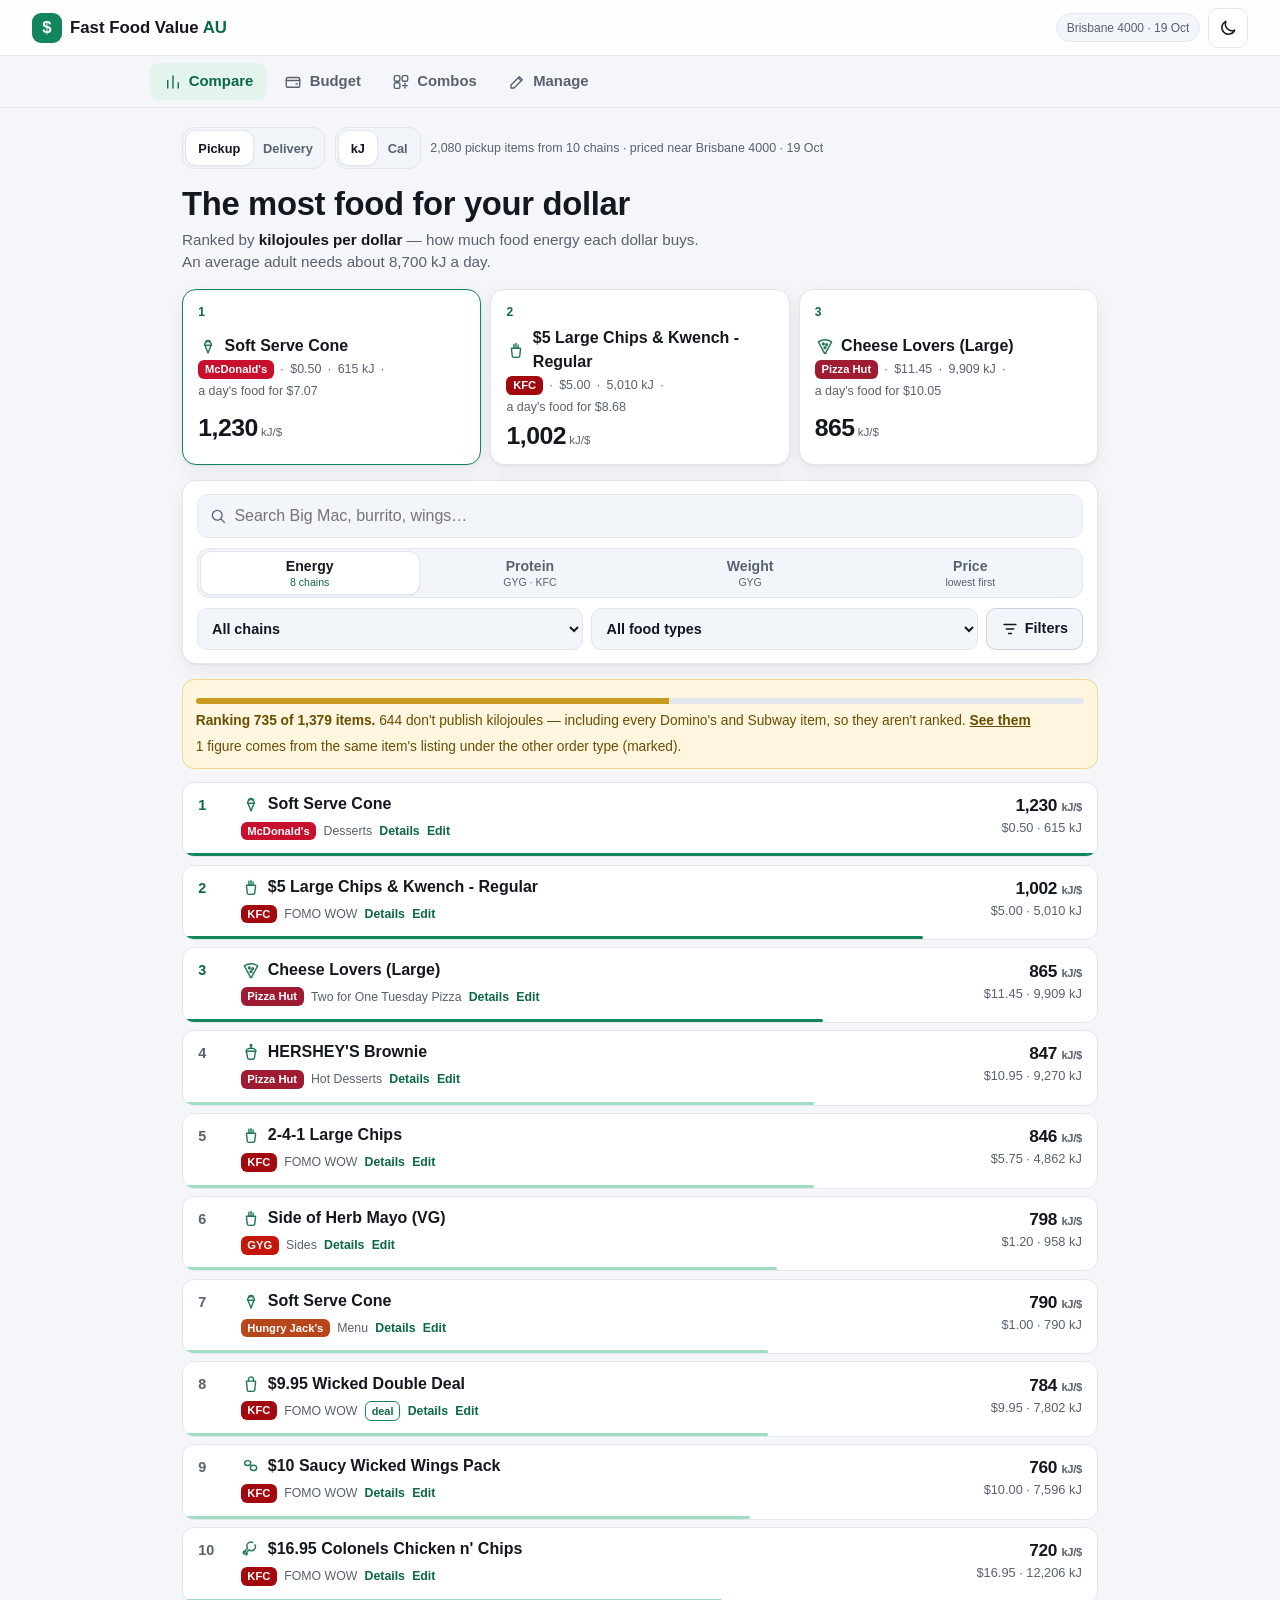
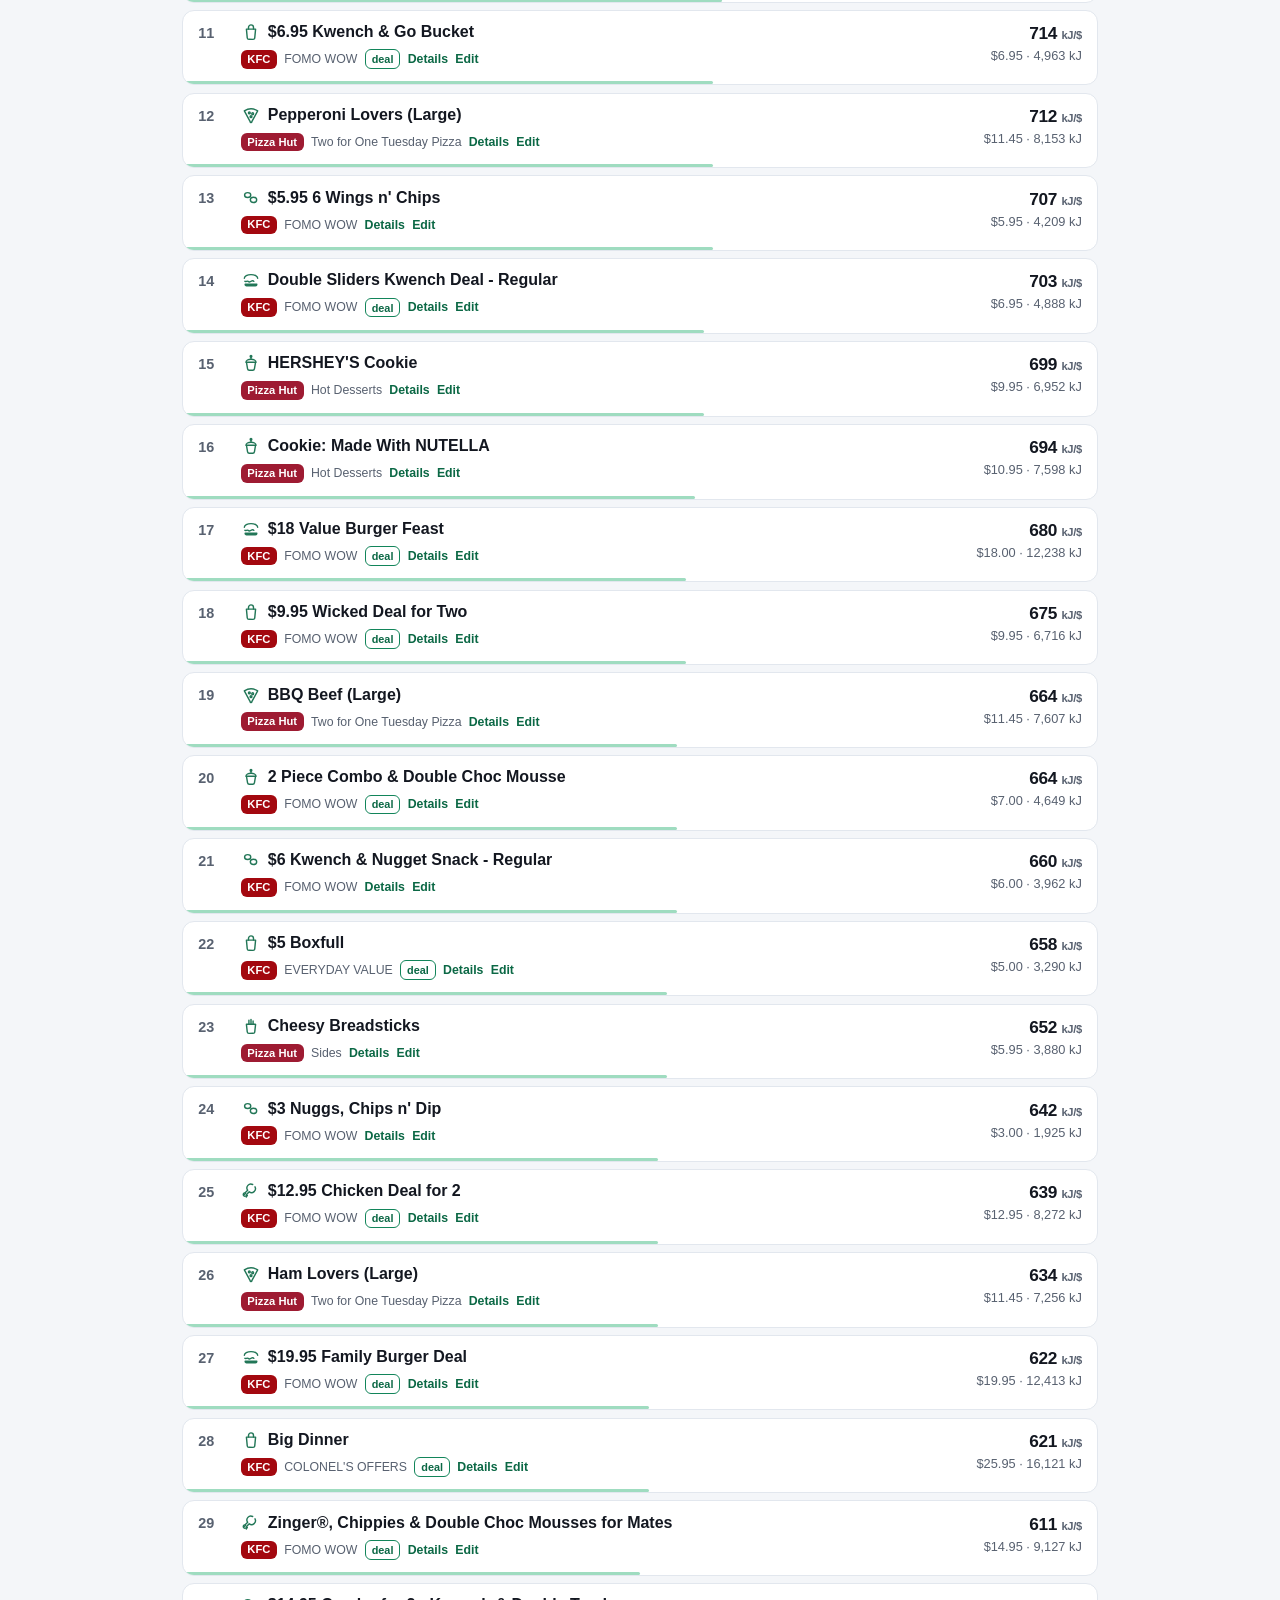
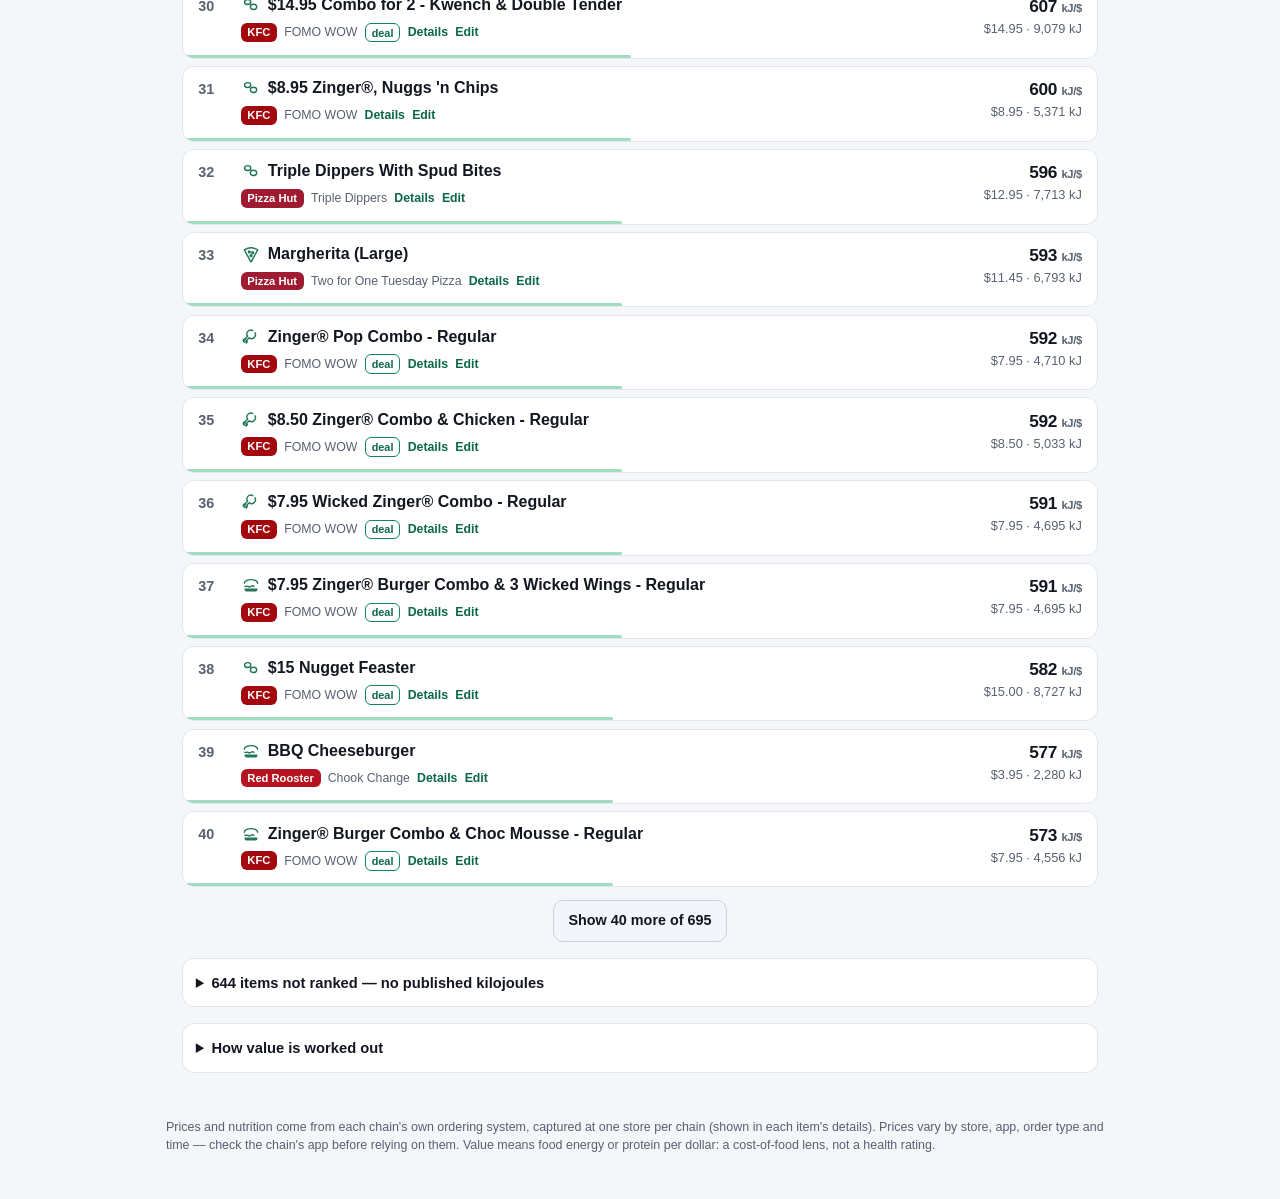
<file: index.html>
<!doctype html>
<html lang="en-AU">
<head>
  <meta charset="utf-8">
  <meta name="viewport" content="width=device-width, initial-scale=1, viewport-fit=cover">
  <meta name="description" content="Which Australian fast food gives the most food for your dollar? Menu prices from each chain's own ordering system — McDonald's, KFC, Hungry Jack's, GYG, Pizza Hut, Domino's, Subway, Red Rooster, Oporto and Carl's Jr — ranked by kilojoules and protein per dollar.">
  <meta name="theme-color" content="#f4f6f9" id="themeColor">
  <meta property="og:title" content="AU Fast Food Value">
  <meta property="og:description" content="Which chain gives the most food energy and protein per dollar? Australian menu prices, ranked.">
  <meta property="og:type" content="website">
  <meta property="og:url" content="https://skermiebrotech.github.io/fast-food-value-au/">
  <link rel="canonical" href="https://skermiebrotech.github.io/fast-food-value-au/">
  <title>AU Fast Food Value</title>
  <link rel="manifest" href="manifest.webmanifest">
  <link rel="icon" href="assets/icon.svg" type="image/svg+xml">
  <link rel="stylesheet" href="styles.css">
  <script>
    // Apply a saved theme before first paint so there is no flash of the wrong one.
    try { const t = localStorage.getItem('au-fast-food-value.theme.v1'); if (t === 'dark' || t === 'light') document.documentElement.dataset.theme = t; } catch {}
  </script>
  <script type="module" src="app.js"></script>
</head>
<body>
  <a class="skip-link" href="#main">Skip to content</a>

  <header class="topbar">
    <a class="brand" href="./" aria-label="Fast Food Value AU, home">
      <span class="brand-mark" aria-hidden="true">$</span>
      <span class="brand-name">Fast Food Value <span class="brand-au">AU</span></span>
    </a>
    <div class="topbar-right">
      <span id="dataChip" class="chip">Loading…</span>
      <button id="themeToggle" class="icon-btn" type="button" aria-label="Switch to dark theme">
        <svg class="i-moon" viewBox="0 0 24 24" aria-hidden="true"><path d="M20 14.5A8 8 0 0 1 9.5 4a8 8 0 1 0 10.5 10.5Z"/></svg>
        <svg class="i-sun" viewBox="0 0 24 24" aria-hidden="true"><circle cx="12" cy="12" r="4"/><path d="M12 2.5v2M12 19.5v2M4.6 4.6l1.4 1.4M18 18l1.4 1.4M2.5 12h2M19.5 12h2M4.6 19.4 6 18M18 6l1.4-1.4"/></svg>
      </button>
    </div>
  </header>

  <nav class="tabs" aria-label="Sections">
    <div class="tabs-inner" role="tablist" id="tabs">
      <button class="tab" role="tab" type="button" id="tab-compare" aria-controls="panel-compare" aria-selected="true">
        <svg viewBox="0 0 24 24" aria-hidden="true"><path d="M5 20V10M12 20V4M19 20v-7"/></svg><span>Compare</span>
      </button>
      <button class="tab" role="tab" type="button" id="tab-budget" aria-controls="panel-budget" aria-selected="false" tabindex="-1">
        <svg viewBox="0 0 24 24" aria-hidden="true"><rect x="3" y="6" width="18" height="13" rx="2.5"/><path d="M3 10h18M16 14.5h2"/></svg><span>Budget</span>
      </button>
      <button class="tab" role="tab" type="button" id="tab-combos" aria-controls="panel-combos" aria-selected="false" tabindex="-1">
        <svg viewBox="0 0 24 24" aria-hidden="true"><rect x="3" y="3.5" width="7.5" height="7.5" rx="2"/><rect x="13.5" y="3.5" width="7.5" height="7.5" rx="2"/><rect x="3" y="13" width="7.5" height="7.5" rx="2"/><path d="M17.25 13.5v6.5M14 16.75h6.5"/></svg><span>Combos</span>
      </button>
      <button class="tab" role="tab" type="button" id="tab-manage" aria-controls="panel-manage" aria-selected="false" tabindex="-1">
        <svg viewBox="0 0 24 24" aria-hidden="true"><path d="M4 20h4L19 9l-4-4L4 16v4ZM13.5 6.5l4 4"/></svg><span>Manage</span>
      </button>
    </div>
  </nav>

  <main id="main" tabindex="-1">
    <!-- Shared by Compare, Budget and Combos -->
    <div class="prefs" id="prefs">
      <fieldset class="seg seg-sm">
        <legend class="sr-only">Order type</legend>
        <label><input type="radio" name="channel" value="pickup" checked><span>Pickup</span></label>
        <label><input type="radio" name="channel" value="delivery"><span>Delivery</span></label>
      </fieldset>
      <fieldset class="seg seg-sm">
        <legend class="sr-only">Energy unit</legend>
        <label><input type="radio" name="unit" value="kj" checked><span>kJ</span></label>
        <label><input type="radio" name="unit" value="cal"><span>Cal</span></label>
      </fieldset>
      <p class="prefs-note" id="prefsNote"></p>
    </div>

    <!-- COMPARE -->
    <section class="panel" id="panel-compare" role="tabpanel" aria-labelledby="tab-compare">
      <div class="hero">
        <h1>The most food for your dollar</h1>
        <p class="lede" id="metricLede">Loading the menus…</p>
      </div>

      <ol class="picks" id="podium" aria-label="Top three picks"></ol>

      <div class="controls">
        <div class="search">
          <svg viewBox="0 0 24 24" aria-hidden="true"><circle cx="11" cy="11" r="6.5"/><path d="m16 16 4.5 4.5"/></svg>
          <input id="search" type="search" placeholder="Search Big Mac, burrito, wings…" autocomplete="off" enterkeyhint="search" aria-label="Search items">
        </div>
        <fieldset class="seg seg-metric">
          <legend class="sr-only">Rank by</legend>
          <label><input type="radio" name="metric" value="energy" checked><span>Energy<small data-scope="energy"></small></span></label>
          <label><input type="radio" name="metric" value="protein"><span>Protein<small data-scope="protein"></small></span></label>
          <label><input type="radio" name="metric" value="grams"><span>Weight<small data-scope="grams"></small></span></label>
          <label><input type="radio" name="metric" value="price"><span>Price<small>lowest first</small></span></label>
        </fieldset>
        <div class="control-row">
          <label class="select"><span class="sr-only">Chain</span><select id="brand"><option value="all">All chains</option></select></label>
          <label class="select"><span class="sr-only">Type of food</span>
            <select id="type">
              <option value="all">All food types</option>
              <option value="burger">Burgers</option>
              <option value="chicken">Chicken &amp; nuggets</option>
              <option value="pizza">Pizza</option>
              <option value="wrap">Wraps, burritos &amp; tacos</option>
              <option value="sub">Subs &amp; sandwiches</option>
              <option value="salad">Bowls &amp; salads</option>
              <option value="breakfast">Breakfast</option>
              <option value="sides">Sides &amp; fries</option>
              <option value="dessert">Desserts</option>
              <option value="bundle">Meal deals &amp; boxes</option>
            </select>
          </label>
          <button id="filtersToggle" class="btn filters-btn" type="button" aria-expanded="false" aria-controls="filtersPanel">
            <svg viewBox="0 0 24 24" aria-hidden="true"><path d="M4 6h16M7 12h10M10 18h4"/></svg>Filters<span class="count" id="filterCount" hidden></span>
          </button>
        </div>
        <div class="filters" id="filtersPanel" hidden>
          <label class="field"><span>Menu category</span><select id="category" disabled><option value="all">Pick a chain first</option></select></label>
          <label class="field"><span>Max price</span><input id="maxPrice" type="number" inputmode="decimal" min="0" step="0.5" placeholder="Any"></label>
          <label class="field"><span>Serving size</span><select id="minSize"></select></label>
          <label class="switch"><input id="foodOnly" type="checkbox" checked><span class="switch-text">Food only<small>Hides drinks, sauces and add-ons</small></span></label>
          <button id="resetFilters" class="text-btn" type="button">Reset filters</button>
        </div>
      </div>

      <div class="coverage" id="coverage"></div>
      <p class="sr-only" id="compareStatus" role="status"></p>

      <ol class="ranking" id="ranking"></ol>
      <p class="empty" id="rankingEmpty" hidden>No items match these filters.</p>
      <button class="btn more" id="moreRows" type="button" hidden>Show more</button>

      <details class="unranked" id="unranked" hidden>
        <summary id="unrankedSummary"></summary>
        <p class="hint" id="unrankedHint"></p>
        <ol class="ranking compact" id="unrankedList"></ol>
        <button class="btn more" id="moreUnranked" type="button" hidden>Show more</button>
      </details>

      <details class="method">
        <summary>How value is worked out</summary>
        <div class="method-body">
          <p><strong>Value is how much food each dollar buys</strong>: the item's energy (kJ or Calories), protein or serve weight divided by its price. It is a cost-of-food lens, not a health rating. For scale, an average adult needs about 8,700 kJ (2,080 Cal) a day — the reference Australian nutrition panels use.</p>
          <p><strong>Only published figures are ranked.</strong> Many items have no published energy: every Subway and Domino's item, Pizza Hut's deals and most of GYG's menu. Those items are counted and listed under the ranking rather than dropped, and they are never given an estimated figure — a guess divided by a low price would make cheap items look like bargains they may not be. Two gaps are filled because the answer is exact: Calories and kilojoules are converted into each other (1 Cal = 4.184 kJ), and an item with no figure borrows it from the same item's listing under the other order type. Those figures are marked.</p>
          <p><strong>Protein and weight have narrow coverage.</strong> Only the chains listed under each option publish them, so those rankings compare those chains only.</p>
          <p><strong>Food only</strong> hides drinks (including coffee and shakes), sauces and dips, and add-ons that are only sold with another item. Charity donations and toys are never ranked. Identical listings are shown once.</p>
          <div class="table-wrap">
            <table class="cov-table" id="coverageTable">
              <caption>Share of each chain's items that publish each figure</caption>
            </table>
          </div>
        </div>
      </details>
    </section>

    <!-- BUDGET -->
    <section class="panel" id="panel-budget" role="tabpanel" aria-labelledby="tab-budget" hidden>
      <div class="hero">
        <h1>What can I get for…</h1>
        <p class="lede">Set a budget to see the one item that gives you the most — or switch to best value per dollar.</p>
      </div>
      <div class="controls">
        <div class="budget-row">
          <label class="money"><span class="sr-only">Budget in dollars</span><span class="money-sign" aria-hidden="true">$</span><input id="budget" type="number" inputmode="decimal" min="0" max="500" step="0.5" placeholder="15"></label>
          <div class="chips" role="group" aria-label="Quick budgets" data-target="budget">
            <button type="button" data-amount="5">$5</button><button type="button" data-amount="10">$10</button><button type="button" data-amount="15">$15</button><button type="button" data-amount="20">$20</button>
          </div>
        </div>
        <fieldset class="seg">
          <legend class="sr-only">Most of</legend>
          <label><input type="radio" name="budgetMetric" value="energy" checked><span>Energy<small data-scope="energy"></small></span></label>
          <label><input type="radio" name="budgetMetric" value="protein"><span>Protein<small data-scope="protein"></small></span></label>
          <label><input type="radio" name="budgetMetric" value="grams"><span>Weight<small data-scope="grams"></small></span></label>
        </fieldset>
        <div class="control-row">
          <fieldset class="seg seg-sm">
            <legend class="sr-only">Rank</legend>
            <label><input type="radio" name="budgetSort" value="total" checked><span>Most in one item</span></label>
            <label><input type="radio" name="budgetSort" value="value"><span>Best per $</span></label>
          </fieldset>
          <label class="select"><span class="sr-only">Chain</span><select id="budgetBrand"><option value="all">All chains</option></select></label>
        </div>
      </div>
      <div class="lead-card" id="budgetResult"><p>Enter a budget to see what fits.</p></div>
      <ol class="ranking" id="budgetList"></ol>
      <p class="fineprint" id="budgetNote"></p>
    </section>

    <!-- COMBOS -->
    <section class="panel" id="panel-combos" role="tabpanel" aria-labelledby="tab-combos" hidden>
      <div class="hero">
        <h1>Best meal for your budget</h1>
        <p class="lede">The 2–4 items that add up to the most food without going over. Drinks and sauces are left out, and a combo holds at most one meal deal.</p>
      </div>
      <div class="controls">
        <div class="budget-row">
          <label class="money"><span class="sr-only">Budget in dollars</span><span class="money-sign" aria-hidden="true">$</span><input id="comboBudget" type="number" inputmode="decimal" min="0" max="150" step="0.5" placeholder="20"></label>
          <div class="chips" role="group" aria-label="Quick budgets" data-target="comboBudget">
            <button type="button" data-amount="10">$10</button><button type="button" data-amount="15">$15</button><button type="button" data-amount="20">$20</button><button type="button" data-amount="30">$30</button>
          </div>
        </div>
        <fieldset class="seg">
          <legend class="sr-only">Most of</legend>
          <label><input type="radio" name="comboMetric" value="energy" checked><span>Energy<small data-scope="energy"></small></span></label>
          <label><input type="radio" name="comboMetric" value="protein"><span>Protein<small data-scope="protein"></small></span></label>
          <label><input type="radio" name="comboMetric" value="grams"><span>Weight<small data-scope="grams"></small></span></label>
        </fieldset>
        <div class="control-row">
          <fieldset class="seg seg-sm">
            <legend class="sr-only">Up to how many items</legend>
            <label><input type="radio" name="comboSize" value="2"><span>2 items</span></label>
            <label><input type="radio" name="comboSize" value="3" checked><span>3 items</span></label>
            <label><input type="radio" name="comboSize" value="4"><span>4 items</span></label>
          </fieldset>
          <label class="select"><span class="sr-only">Chain</span><select id="comboBrand"></select></label>
        </div>
      </div>
      <div class="lead-card" id="comboResult"><p>Enter a budget to build combos.</p></div>
      <div class="combo-list" id="comboList"></div>
      <p class="fineprint" id="comboNote"></p>
    </section>

    <!-- MANAGE -->
    <section class="panel" id="panel-manage" role="tabpanel" aria-labelledby="tab-manage" hidden>
      <div class="hero">
        <h1>Your own prices</h1>
        <p class="lede">Edits are kept in this browser only and sit on top of the published data, so price refreshes still come through for everything you haven't changed. Export the file and commit it over <code>data/foods.json</code> to update the public site.</p>
      </div>
      <p class="local-state" id="localState" role="status"></p>
      <div class="manage-grid">
        <article class="card">
          <div class="card-head">
            <h2 id="formTitle">Add an item</h2>
            <button id="newItem" class="text-btn" type="button">Clear form</button>
          </div>
          <div class="finder">
            <label class="field"><span>Find an item to edit</span><input id="findItem" type="search" autocomplete="off" placeholder="Name or chain"></label>
            <ul class="finder-list" id="findResults"></ul>
          </div>
          <form id="itemForm" class="item-form">
            <input id="itemId" type="hidden">
            <label class="field wide"><span>Item name</span><input id="itemName" required placeholder="Small Fries"></label>
            <label class="field"><span>Chain</span><input id="itemBrand" required list="brandList" placeholder="KFC"></label>
            <datalist id="brandList"></datalist>
            <label class="field"><span>Menu category</span><input id="itemCategory" required list="categoryList" placeholder="Sides"></label>
            <datalist id="categoryList"></datalist>
            <label class="field"><span>Order type</span><select id="itemChannel"><option value="Pickup">Pickup</option><option value="Delivery">Delivery</option></select></label>
            <label class="field"><span>Price (AUD)</span><input id="itemPrice" type="number" inputmode="decimal" min="0" step="0.01" required></label>
            <label class="field"><span>Energy (kJ)</span><input id="itemKj" type="number" inputmode="decimal" min="0" step="any"></label>
            <label class="field"><span>Calories</span><input id="itemCal" type="number" inputmode="decimal" min="0" step="any"></label>
            <label class="field"><span>Protein (g)</span><input id="itemProtein" type="number" inputmode="decimal" min="0" step="any"></label>
            <label class="field"><span>Serve weight (g)</span><input id="itemServe" type="number" inputmode="decimal" min="0" step="any"></label>
            <label class="field wide"><span>Note</span><input id="itemNote" placeholder="Deal, filling, store note…"></label>
            <p class="hint wide">Typing kJ fills in Calories and the other way round (1 Cal = 4.184 kJ).</p>
            <div class="form-actions wide">
              <button class="btn primary" type="submit">Save item</button>
              <button id="deleteItem" class="btn danger" type="button" disabled>Delete</button>
            </div>
          </form>
        </article>

        <article class="card">
          <div class="card-head"><h2>Data file</h2></div>
          <div class="tool-row">
            <button id="exportJson" class="btn primary" type="button">Export foods.json</button>
            <a class="btn" href="data/foods.json" download>Download published file</a>
            <button id="resetEdits" class="btn danger" type="button">Reset local edits</button>
          </div>
          <h3 class="sub-head">Import a file</h3>
          <p class="hint">Replaces the data in this browser with a <code>{ "items": [...] }</code> file, such as one exported here.</p>
          <label class="file-pick"><span>Choose a JSON file</span><input id="importFile" type="file" accept="application/json,.json"></label>
          <label class="field"><span>…or paste JSON</span><textarea id="importText" placeholder='{ "items": [...] }'></textarea></label>
          <button id="importJson" class="btn" type="button">Import pasted JSON</button>
          <p id="dataStatus" class="hint" role="status"></p>
        </article>
      </div>
    </section>
  </main>

  <footer>
    <p>Prices and nutrition come from each chain's own ordering system, captured at one store per chain (shown in each item's details). Prices vary by store, app, order type and time — check the chain's app before relying on them. Value means food energy or protein per dollar: a cost-of-food lens, not a health rating.</p>
  </footer>
</body>
</html>
</file>
<file: styles.css>
/* AU Fast Food Value — mobile-first, theme-aware */
:root {
  --bg: #f4f6f9;
  --surface: #ffffff;
  --surface-2: #f2f5f9;
  --ink: #131720;
  --muted: #586170;
  --border: #e2e7ee;
  --border-strong: #cbd3de;
  --accent: #12855a;          /* value green */
  --accent-ink: #0b6845;
  --accent-soft: #e2f4ec;
  --bar: #9fdcc0;
  --warn-bg: #fff6e0;
  --warn-border: #f1d58a;
  --warn-ink: #6b4d00;
  --danger: #b4312a;
  --focus: #2563eb;
  --shadow: 0 1px 2px rgba(16,24,40,.05), 0 6px 20px rgba(16,24,40,.06);
  --radius: 14px;
  --font: -apple-system, BlinkMacSystemFont, "Segoe UI", Roboto, Helvetica, Arial, sans-serif;
  --topbar-h: 56px;
  --tabbar-h: 62px;
  color-scheme: light;
}
@media (prefers-color-scheme: dark) {
  :root:not([data-theme="light"]) {
    --bg: #0e1116; --surface: #171b22; --surface-2: #1e232c; --ink: #e8ebf0;
    --muted: #9aa4b5; --border: #29303b; --border-strong: #3a4250; --accent: #34d399; --accent-ink: #6ee7b7;
    --accent-soft: #123227; --bar: #23614a; --warn-bg: #2a2412; --warn-border: #5c4b1c; --warn-ink: #f3d68a;
    --danger: #f87171; --focus: #7aa2ff;
    --shadow: 0 1px 2px rgba(0,0,0,.3), 0 8px 26px rgba(0,0,0,.32);
    color-scheme: dark;
  }
}
:root[data-theme="dark"] {
  --bg: #0e1116; --surface: #171b22; --surface-2: #1e232c; --ink: #e8ebf0;
  --muted: #9aa4b5; --border: #29303b; --border-strong: #3a4250; --accent: #34d399; --accent-ink: #6ee7b7;
  --accent-soft: #123227; --bar: #23614a; --warn-bg: #2a2412; --warn-border: #5c4b1c; --warn-ink: #f3d68a;
  --danger: #f87171; --focus: #7aa2ff;
  --shadow: 0 1px 2px rgba(0,0,0,.3), 0 8px 26px rgba(0,0,0,.32);
  color-scheme: dark;
}

* { box-sizing: border-box; }
html { -webkit-text-size-adjust: 100%; }
body {
  margin: 0; font-family: var(--font); background: var(--bg); color: var(--ink);
  line-height: 1.5; -webkit-font-smoothing: antialiased;
  padding-bottom: calc(var(--tabbar-h) + env(safe-area-inset-bottom));
}
h1, h2, h3 { line-height: 1.2; margin: 0; letter-spacing: -0.01em; }
a { color: var(--accent-ink); }
button, input, select, textarea { font: inherit; color: inherit; }
svg { fill: none; stroke: currentColor; stroke-width: 1.8; stroke-linecap: round; stroke-linejoin: round; }
:focus-visible { outline: 2px solid var(--focus); outline-offset: 2px; }
.sr-only {
  position: absolute !important; width: 1px; height: 1px; padding: 0; margin: -1px;
  overflow: hidden; clip: rect(0 0 0 0); white-space: nowrap; border: 0;
}
[hidden] { display: none !important; }

.skip-link {
  position: absolute; left: -999px; top: 0; background: var(--accent); color: #fff;
  padding: .6rem 1rem; border-radius: 0 0 8px 0; z-index: 30; font-weight: 600;
}
.skip-link:focus { left: 0; }
@media (prefers-color-scheme: dark) { :root:not([data-theme="light"]) .skip-link { color: #06261a; } }
:root[data-theme="dark"] .skip-link { color: #06261a; }

/* Top bar */
.topbar {
  position: sticky; top: 0; z-index: 20; display: flex; align-items: center;
  justify-content: space-between; gap: .75rem; height: var(--topbar-h); padding: 0 1rem;
  background: color-mix(in srgb, var(--surface) 90%, transparent);
  backdrop-filter: saturate(1.4) blur(10px); -webkit-backdrop-filter: saturate(1.4) blur(10px);
  border-bottom: 1px solid var(--border);
}
.brand { display: inline-flex; align-items: center; gap: .5rem; text-decoration: none; color: var(--ink); font-weight: 700; min-width: 0; }
.brand-mark {
  flex: 0 0 auto; display: grid; place-items: center; width: 30px; height: 30px; border-radius: 9px;
  background: var(--accent); color: #fff; font-weight: 800; font-size: 1.05rem;
}
.brand-name { font-size: 1rem; white-space: nowrap; }
.brand-au { color: var(--accent-ink); }
.topbar-right { display: flex; align-items: center; gap: .5rem; min-width: 0; }
.chip {
  font-size: .75rem; color: var(--muted); background: var(--surface-2);
  border: 1px solid var(--border); padding: .3rem .6rem; border-radius: 999px; white-space: nowrap;
  max-width: 38vw; overflow: hidden; text-overflow: ellipsis;
}
.icon-btn {
  flex: 0 0 auto; display: grid; place-items: center; width: 40px; height: 40px; border-radius: 10px;
  border: 1px solid var(--border); background: var(--surface); cursor: pointer; color: var(--ink);
}
.icon-btn:hover { background: var(--surface-2); }
.icon-btn svg { width: 20px; height: 20px; }
.icon-btn .i-sun { display: none; }
.icon-btn[data-theme="dark"] .i-sun { display: block; }
.icon-btn[data-theme="dark"] .i-moon { display: none; }

/* Tabs: a bottom bar on phones, under the header from tablet width */
.tabs {
  position: fixed; left: 0; right: 0; bottom: 0; z-index: 20;
  background: color-mix(in srgb, var(--surface) 94%, transparent);
  backdrop-filter: saturate(1.4) blur(10px); -webkit-backdrop-filter: saturate(1.4) blur(10px);
  border-top: 1px solid var(--border); padding-bottom: env(safe-area-inset-bottom);
}
.tabs-inner { display: grid; grid-template-columns: repeat(4, 1fr); max-width: 980px; margin: 0 auto; height: var(--tabbar-h); }
.tab {
  display: flex; flex-direction: column; align-items: center; justify-content: center; gap: .15rem;
  border: 0; background: transparent; color: var(--muted); font-size: .72rem; font-weight: 600; cursor: pointer;
  border-radius: 12px; margin: 5px 3px;
}
.tab svg { width: 22px; height: 22px; }
.tab:hover { color: var(--ink); }
.tab[aria-selected="true"] { color: var(--accent-ink); background: var(--accent-soft); }

/* Layout */
main { max-width: 980px; margin: 0 auto; padding: .9rem 1rem 1.5rem; outline: none; }
.panel { animation: fade .18s ease; }
@keyframes fade { from { opacity: 0; transform: translateY(3px); } to { opacity: 1; transform: none; } }

.prefs { display: flex; flex-wrap: wrap; align-items: center; gap: .5rem .6rem; margin-bottom: .9rem; }
.prefs-note { margin: 0; font-size: .78rem; color: var(--muted); flex: 1 1 12rem; }

.hero { margin-bottom: .9rem; }
.hero h1 { font-size: clamp(1.45rem, 5.5vw, 2.05rem); }
.lede { color: var(--muted); margin: .35rem 0 0; font-size: .95rem; max-width: 62ch; }
.lede strong { color: var(--ink); }

/* Segmented controls (radio groups) */
.seg {
  display: flex; margin: 0; padding: 3px; min-width: 0; border: 1px solid var(--border);
  border-radius: 12px; background: var(--surface-2); gap: 2px;
}
.seg label { flex: 1 1 0; position: relative; min-width: 0; }
.seg input { position: absolute; inset: 0; opacity: 0; margin: 0; cursor: pointer; }
.seg span {
  display: flex; flex-direction: column; align-items: center; justify-content: center; height: 100%;
  min-height: 40px; padding: .35rem .5rem; border-radius: 9px; font-size: .88rem; font-weight: 600;
  color: var(--muted); text-align: center; line-height: 1.2; white-space: nowrap;
}
.seg small { display: block; font-size: .66rem; font-weight: 500; margin-top: .1rem; overflow: hidden; text-overflow: ellipsis; max-width: 100%; }
.seg input:hover + span { color: var(--ink); }
.seg input:checked + span { background: var(--surface); color: var(--ink); box-shadow: 0 1px 2px rgba(16,24,40,.12); outline: 1px solid var(--border); }
.seg input:checked + span small { color: var(--accent-ink); }
.seg input:focus-visible + span { outline: 2px solid var(--focus); outline-offset: 1px; }
.seg-sm span { min-height: 34px; font-size: .8rem; padding: .25rem .65rem; }
.prefs .seg { flex: 0 0 auto; }

/* Controls card */
.controls {
  display: grid; gap: .6rem; background: var(--surface); border: 1px solid var(--border);
  border-radius: var(--radius); padding: .7rem; box-shadow: var(--shadow); margin-bottom: .9rem;
}
.search { position: relative; }
.search svg { position: absolute; left: .75rem; top: 50%; width: 18px; height: 18px; transform: translateY(-50%); color: var(--muted); pointer-events: none; }
.search input {
  width: 100%; min-height: 44px; padding: .55rem .8rem .55rem 2.3rem; border-radius: 11px;
  border: 1px solid var(--border); background: var(--surface-2);
}
.control-row { display: flex; flex-wrap: wrap; gap: .5rem; }
.control-row > * { flex: 1 1 9rem; }
.control-row > .seg { flex: 1 1 15rem; }
.control-row > .filters-btn { flex: 0 0 auto; }
.select select, .field select, .field input, .field textarea {
  width: 100%; min-height: 42px; padding: .5rem .65rem; border-radius: 10px;
  border: 1px solid var(--border); background: var(--surface-2);
}
.select select { font-weight: 600; font-size: .9rem; }
select:disabled { opacity: .6; }
.field { display: flex; flex-direction: column; gap: .25rem; min-width: 0; }
.field > span { font-size: .72rem; font-weight: 700; color: var(--muted); text-transform: uppercase; letter-spacing: .03em; }
.filters-btn { display: inline-flex; align-items: center; gap: .4rem; }
.filters-btn svg { width: 18px; height: 18px; }
.filters-btn[aria-expanded="true"] { background: var(--accent-soft); border-color: var(--accent); color: var(--accent-ink); }
.count {
  display: inline-grid; place-items: center; min-width: 1.3rem; height: 1.3rem; padding: 0 .3rem;
  border-radius: 999px; background: var(--accent); color: #fff; font-size: .72rem;
}
.filters {
  display: grid; grid-template-columns: 1fr 1fr; gap: .6rem; padding-top: .7rem;
  border-top: 1px dashed var(--border);
}
.filters .field:first-child { grid-column: 1 / -1; }
.switch { grid-column: 1 / -1; display: flex; align-items: center; gap: .6rem; cursor: pointer; }
.switch input { width: 20px; height: 20px; accent-color: var(--accent); margin: 0; flex: 0 0 auto; }
.switch-text { font-weight: 600; font-size: .9rem; }
.switch-text small { display: block; font-weight: 500; font-size: .75rem; color: var(--muted); }
.text-btn { background: none; border: 0; color: var(--accent-ink); font-weight: 600; cursor: pointer; padding: .5rem .2rem; justify-self: start; }

/* Top picks */
.picks { list-style: none; margin: 0 0 .9rem; padding: 0; display: grid; gap: .55rem; }
.pick {
  position: relative; display: grid; grid-template-columns: auto 1fr auto; align-items: center; gap: .7rem;
  background: var(--surface); border: 1px solid var(--border); border-radius: var(--radius);
  padding: .7rem .85rem; box-shadow: var(--shadow);
}
.pick:first-child { border-color: var(--accent); }
.pick-rank {
  display: grid; place-items: center; width: 2rem; height: 2rem; border-radius: 50%;
  background: var(--accent-soft); color: var(--accent-ink); font-weight: 800; font-size: .9rem;
}
.pick:first-child .pick-rank { background: var(--accent); color: #fff; }
.pick-name { font-weight: 700; display: flex; align-items: center; gap: .4rem; min-width: 0; }
.pick-name > span:last-child { overflow: hidden; text-overflow: ellipsis; display: -webkit-box; -webkit-line-clamp: 2; -webkit-box-orient: vertical; }
.pick-sub { font-size: .78rem; color: var(--muted); display: flex; flex-wrap: wrap; align-items: center; gap: .2rem .4rem; margin-top: .15rem; }
.pick-val { text-align: right; white-space: nowrap; }
.pick-val b { display: block; font-size: 1.3rem; font-weight: 800; letter-spacing: -.02em; line-height: 1.1; }
.pick-val small { font-size: .72rem; color: var(--muted); }

/* Coverage */
.coverage { margin-bottom: .8rem; }
.coverage-box {
  border: 1px solid var(--border); background: var(--surface); border-radius: 12px; padding: .65rem .8rem;
  font-size: .86rem;
}
.coverage-box.warn { background: var(--warn-bg); border-color: var(--warn-border); color: var(--warn-ink); }
.coverage-box p { margin: 0; }
.coverage-box p + p { margin-top: .3rem; }
.meter { display: flex; height: 6px; border-radius: 99px; overflow: hidden; background: var(--border); margin: .5rem 0 .45rem; }
.meter i { display: block; background: var(--accent); }
.coverage-box.warn .meter i { background: #c99a1e; }
.link-btn { background: none; border: 0; padding: 0; color: inherit; font-weight: 700; text-decoration: underline; cursor: pointer; }

/* Ranking rows */
.ranking { list-style: none; margin: 0; padding: 0; display: flex; flex-direction: column; gap: .45rem; }
.row {
  position: relative; display: grid; grid-template-columns: 1.7rem 1fr auto; align-items: start; gap: .25rem .65rem;
  background: var(--surface); border: 1px solid var(--border); border-radius: 12px;
  padding: .65rem .8rem .75rem; overflow: hidden;
}
.row .meter-bar { position: absolute; left: 0; bottom: 0; height: 3px; background: var(--bar); border-radius: 0 3px 3px 0; }
.row.top .meter-bar { background: var(--accent); }
.row .rk { font-weight: 700; color: var(--muted); font-variant-numeric: tabular-nums; padding-top: .05rem; font-size: .9rem; }
.row.top .rk { color: var(--accent-ink); }
.row .main { min-width: 0; }
.row .name { font-weight: 600; display: flex; align-items: flex-start; gap: .45rem; line-height: 1.3; }
.row .meta { display: flex; align-items: center; gap: .3rem .45rem; flex-wrap: wrap; margin-top: .25rem; font-size: .77rem; color: var(--muted); }
.row .val { text-align: right; white-space: nowrap; }
.row .val .m { font-size: 1.08rem; font-weight: 800; letter-spacing: -.02em; line-height: 1.2; }
.row .val .u { font-size: .7rem; font-weight: 600; color: var(--muted); }
.row .val .price { font-size: .8rem; color: var(--muted); }
.row .val .na { font-size: .78rem; font-weight: 600; color: var(--muted); }
.row.edited { border-color: var(--accent); }
.ranking.compact .row { padding: .5rem .75rem; }
.ficon { flex: 0 0 auto; width: 20px; height: 20px; color: var(--accent-ink); opacity: .9; }
.ficon svg { width: 100%; height: 100%; display: block; stroke-width: 1.7; }

.brandtag { font-weight: 700; color: #fff; padding: .06rem .42rem; border-radius: 6px; font-size: .7rem; white-space: nowrap; }
.badge { font-size: .68rem; font-weight: 700; padding: .04rem .38rem; border-radius: 6px; border: 1px solid var(--border-strong); color: var(--muted); white-space: nowrap; }
.badge.deal { border-color: var(--accent); color: var(--accent-ink); }
.badge.src { border-style: dashed; }
.row-btn { background: none; border: 0; color: var(--accent-ink); font-size: .77rem; font-weight: 600; cursor: pointer; padding: .2rem 0; }
.row-detail {
  grid-column: 2 / -1; margin-top: .35rem; padding: .55rem .7rem; background: var(--surface-2);
  border: 1px solid var(--border); border-radius: 9px; font-size: .8rem; line-height: 1.5;
}
.mk-row + .mk-row { margin-top: .2rem; }
.mk-label { display: inline-block; min-width: 76px; font-weight: 700; color: var(--muted); text-transform: uppercase; font-size: .66rem; letter-spacing: .03em; }
.mk-src { margin-top: .35rem; font-size: .7rem; color: var(--muted); }

.empty { text-align: center; color: var(--muted); padding: 2rem 1rem; }
.btn.more { display: block; margin: .8rem auto 0; }
.unranked, .method {
  margin-top: 1rem; background: var(--surface); border: 1px solid var(--border); border-radius: 12px; padding: .2rem .8rem;
}
.unranked[open], .method[open] { padding-bottom: .8rem; }
.unranked summary, .method summary { cursor: pointer; font-weight: 700; padding: .6rem 0; font-size: .92rem; }
.method-body { font-size: .86rem; color: var(--muted); }
.method-body p { margin: 0 0 .6rem; max-width: 72ch; }
.method-body strong { color: var(--ink); }
.table-wrap { overflow-x: auto; }
.cov-table { width: 100%; border-collapse: collapse; font-size: .8rem; color: var(--ink); }
.cov-table caption { text-align: left; color: var(--muted); font-size: .76rem; padding-bottom: .35rem; }
.cov-table th, .cov-table td { padding: .35rem .45rem; border-bottom: 1px solid var(--border); text-align: right; white-space: nowrap; }
.cov-table th:first-child, .cov-table td:first-child { text-align: left; }
.cov-table thead th { font-size: .7rem; color: var(--muted); text-transform: uppercase; letter-spacing: .03em; }
.cov-table td.none { color: var(--muted); }
.fineprint { color: var(--muted); font-size: .8rem; margin-top: 1rem; }
.hint { color: var(--muted); font-size: .8rem; margin: .2rem 0 .6rem; }

/* Budget / combos */
.budget-row { display: flex; flex-wrap: wrap; gap: .5rem; align-items: center; }
.money {
  display: flex; align-items: center; flex: 1 1 8rem; min-height: 46px; border: 1px solid var(--border);
  border-radius: 11px; background: var(--surface-2); padding-left: .75rem;
}
.money-sign { font-weight: 800; color: var(--muted); font-size: 1.1rem; }
.money input { flex: 1; min-width: 0; border: 0; background: transparent; font-size: 1.15rem; font-weight: 700; padding: .45rem .5rem; outline: none; }
.money:focus-within { outline: 2px solid var(--focus); outline-offset: 1px; }
.chips { display: flex; gap: .35rem; flex: 1 1 12rem; }
.chips button {
  flex: 1; min-height: 40px; border: 1px solid var(--border); background: var(--surface-2); border-radius: 10px;
  font-weight: 700; cursor: pointer; font-size: .88rem;
}
.chips button:hover { border-color: var(--accent); }
.chips button[aria-pressed="true"] { background: var(--accent-soft); border-color: var(--accent); color: var(--accent-ink); }

.lead-card {
  background: var(--surface); border: 1px solid var(--border); border-left: 4px solid var(--accent);
  border-radius: 12px; padding: .8rem .95rem; margin-bottom: .9rem; box-shadow: var(--shadow);
}
.lead-card p { margin: 0; }
.lead-card p + p { margin-top: .35rem; font-size: .85rem; color: var(--muted); }
.lead-card strong { color: var(--accent-ink); }

.combo-list { display: grid; gap: .65rem; }
.combo-card {
  background: var(--surface); border: 1px solid var(--border); border-radius: var(--radius);
  padding: .8rem .9rem; box-shadow: var(--shadow);
}
.combo-card.best { border-color: var(--accent); }
.combo-head { display: flex; justify-content: space-between; align-items: flex-start; gap: .6rem; }
.combo-tag { font-size: .72rem; font-weight: 700; color: var(--accent-ink); text-transform: uppercase; letter-spacing: .03em; display: flex; align-items: center; gap: .4rem; flex-wrap: wrap; }
.combo-tag .brandtag { text-transform: none; letter-spacing: 0; }
.combo-card h3 { font-size: 1.12rem; margin-top: .15rem; }
.combo-card .combo-sub { color: var(--muted); font-size: .8rem; margin: .1rem 0 .5rem; }
.combo-price { text-align: right; white-space: nowrap; }
.combo-price b { display: block; font-size: 1.15rem; }
.combo-price small { color: var(--muted); font-size: .72rem; }
.combo-items { list-style: none; margin: 0; padding: 0; display: grid; gap: .35rem; }
.combo-items li { display: flex; align-items: center; gap: .5rem; font-size: .9rem; padding-top: .35rem; border-top: 1px solid var(--border); }
.combo-items li > span:nth-child(2) { flex: 1; min-width: 0; }
.combo-items .ci-meta { color: var(--muted); font-size: .78rem; white-space: nowrap; text-align: right; }
.combo-alt { margin: .55rem 0 0; font-size: .8rem; color: var(--muted); }
.combo-alt b { color: var(--ink); }

/* Manage */
.local-state { font-size: .86rem; margin: 0 0 .8rem; padding: .55rem .75rem; border-radius: 10px; background: var(--surface); border: 1px solid var(--border); }
.local-state.active { background: var(--accent-soft); border-color: var(--accent); color: var(--accent-ink); }
.manage-grid { display: grid; gap: 1rem; }
.card { background: var(--surface); border: 1px solid var(--border); border-radius: var(--radius); padding: 1rem; box-shadow: var(--shadow); min-width: 0; }
.card-head { display: flex; align-items: center; justify-content: space-between; gap: .5rem; margin-bottom: .7rem; }
.card-head h2 { font-size: 1.08rem; }
.sub-head { font-size: .95rem; margin: 1rem 0 .2rem; }
.finder { margin-bottom: .9rem; padding-bottom: .9rem; border-bottom: 1px dashed var(--border); }
.finder-list { list-style: none; margin: .4rem 0 0; padding: 0; display: grid; gap: .3rem; }
.finder-list button {
  width: 100%; text-align: left; border: 1px solid var(--border); background: var(--surface-2); border-radius: 9px;
  padding: .45rem .6rem; cursor: pointer; font-size: .86rem;
}
.finder-list button:hover { border-color: var(--accent); }
.finder-list small { color: var(--muted); display: block; font-size: .74rem; }
.item-form { display: grid; grid-template-columns: 1fr 1fr; gap: .6rem; }
.item-form .wide { grid-column: 1 / -1; }
.item-form .hint { margin: 0; }
.form-actions { display: flex; gap: .5rem; }
.tool-row { display: flex; flex-wrap: wrap; gap: .5rem; margin-bottom: .4rem; }
textarea { min-height: 110px; resize: vertical; }
.file-pick { display: block; margin-bottom: .6rem; font-size: .86rem; }
.file-pick span { display: block; font-weight: 600; margin-bottom: .25rem; }
.file-pick input { max-width: 100%; }

.btn {
  display: inline-flex; align-items: center; justify-content: center; gap: .35rem; font-weight: 600;
  min-height: 42px; padding: .5rem .9rem; border-radius: 10px; border: 1px solid var(--border-strong);
  background: var(--surface-2); color: var(--ink); cursor: pointer; text-decoration: none; font-size: .9rem;
}
.btn:hover { border-color: var(--accent); }
.btn.primary { background: var(--accent); border-color: var(--accent); color: #fff; }
.btn.primary:hover { background: var(--accent-ink); }
.btn.danger { color: var(--danger); }
.btn:disabled { opacity: .5; cursor: not-allowed; }
@media (prefers-color-scheme: dark) { :root:not([data-theme="light"]) .btn.primary, :root:not([data-theme="light"]) .count, :root:not([data-theme="light"]) .pick:first-child .pick-rank { color: #06261a; } }
:root[data-theme="dark"] .btn.primary, :root[data-theme="dark"] .count, :root[data-theme="dark"] .pick:first-child .pick-rank { color: #06261a; }

footer { max-width: 980px; margin: 0 auto; padding: 0 1rem 2rem; color: var(--muted); font-size: .78rem; }
code { background: var(--surface-2); border: 1px solid var(--border); border-radius: 5px; padding: .05rem .35rem; font-size: .85em; }

/* Phones: the location and date also sit in the line under the header */
@media (max-width: 559px) {
  .chip { display: none; }
}
@media (max-width: 380px) {
  .seg span { padding: .3rem .3rem; font-size: .82rem; }
}

/* Tablet and up */
@media (min-width: 720px) {
  body { padding-bottom: 0; }
  .topbar { padding: 0 clamp(1rem, 4vw, 2rem); }
  .brand-name { font-size: 1.05rem; }
  .chip { max-width: 46vw; }
  .tabs {
    position: sticky; top: var(--topbar-h); bottom: auto; border-top: 0; border-bottom: 1px solid var(--border);
    background: var(--bg); backdrop-filter: none; -webkit-backdrop-filter: none; padding: 0 clamp(1rem, 4vw, 2rem);
  }
  .tabs-inner { display: flex; gap: .25rem; height: auto; padding: .45rem 0; }
  .tab { flex-direction: row; gap: .45rem; font-size: .93rem; padding: .45rem .85rem; margin: 0; border-radius: 9px; }
  .tab svg { width: 18px; height: 18px; }
  main { padding: 1.2rem clamp(1rem, 4vw, 2rem) 2rem; }
  .picks { grid-template-columns: repeat(3, 1fr); }
  .pick { grid-template-columns: 1fr; align-items: start; gap: .3rem; padding: .85rem .95rem; }
  .pick-rank { width: auto; height: auto; background: none; border-radius: 0; justify-self: start; font-size: .75rem; }
  .pick:first-child .pick-rank { background: none; color: var(--accent-ink); }
  .pick-val { text-align: left; order: 3; }
  .pick-val b { display: inline; font-size: 1.55rem; }
  .pick-val small { margin-left: .2rem; }
  .pick .pick-body { order: 2; }
  .controls { padding: .85rem; grid-template-columns: 1fr; }
  .filters { grid-template-columns: repeat(3, 1fr); align-items: end; }
  .filters .field:first-child { grid-column: auto; }
  .switch { grid-column: span 2; }
  .row { grid-template-columns: 2rem 1fr auto; padding: .7rem .95rem .8rem; }
  .manage-grid { grid-template-columns: 1.15fr 1fr; align-items: start; }
}

@media (prefers-reduced-motion: reduce) {
  *, *::before, *::after { animation: none !important; transition: none !important; scroll-behavior: auto !important; }
}
</file>
